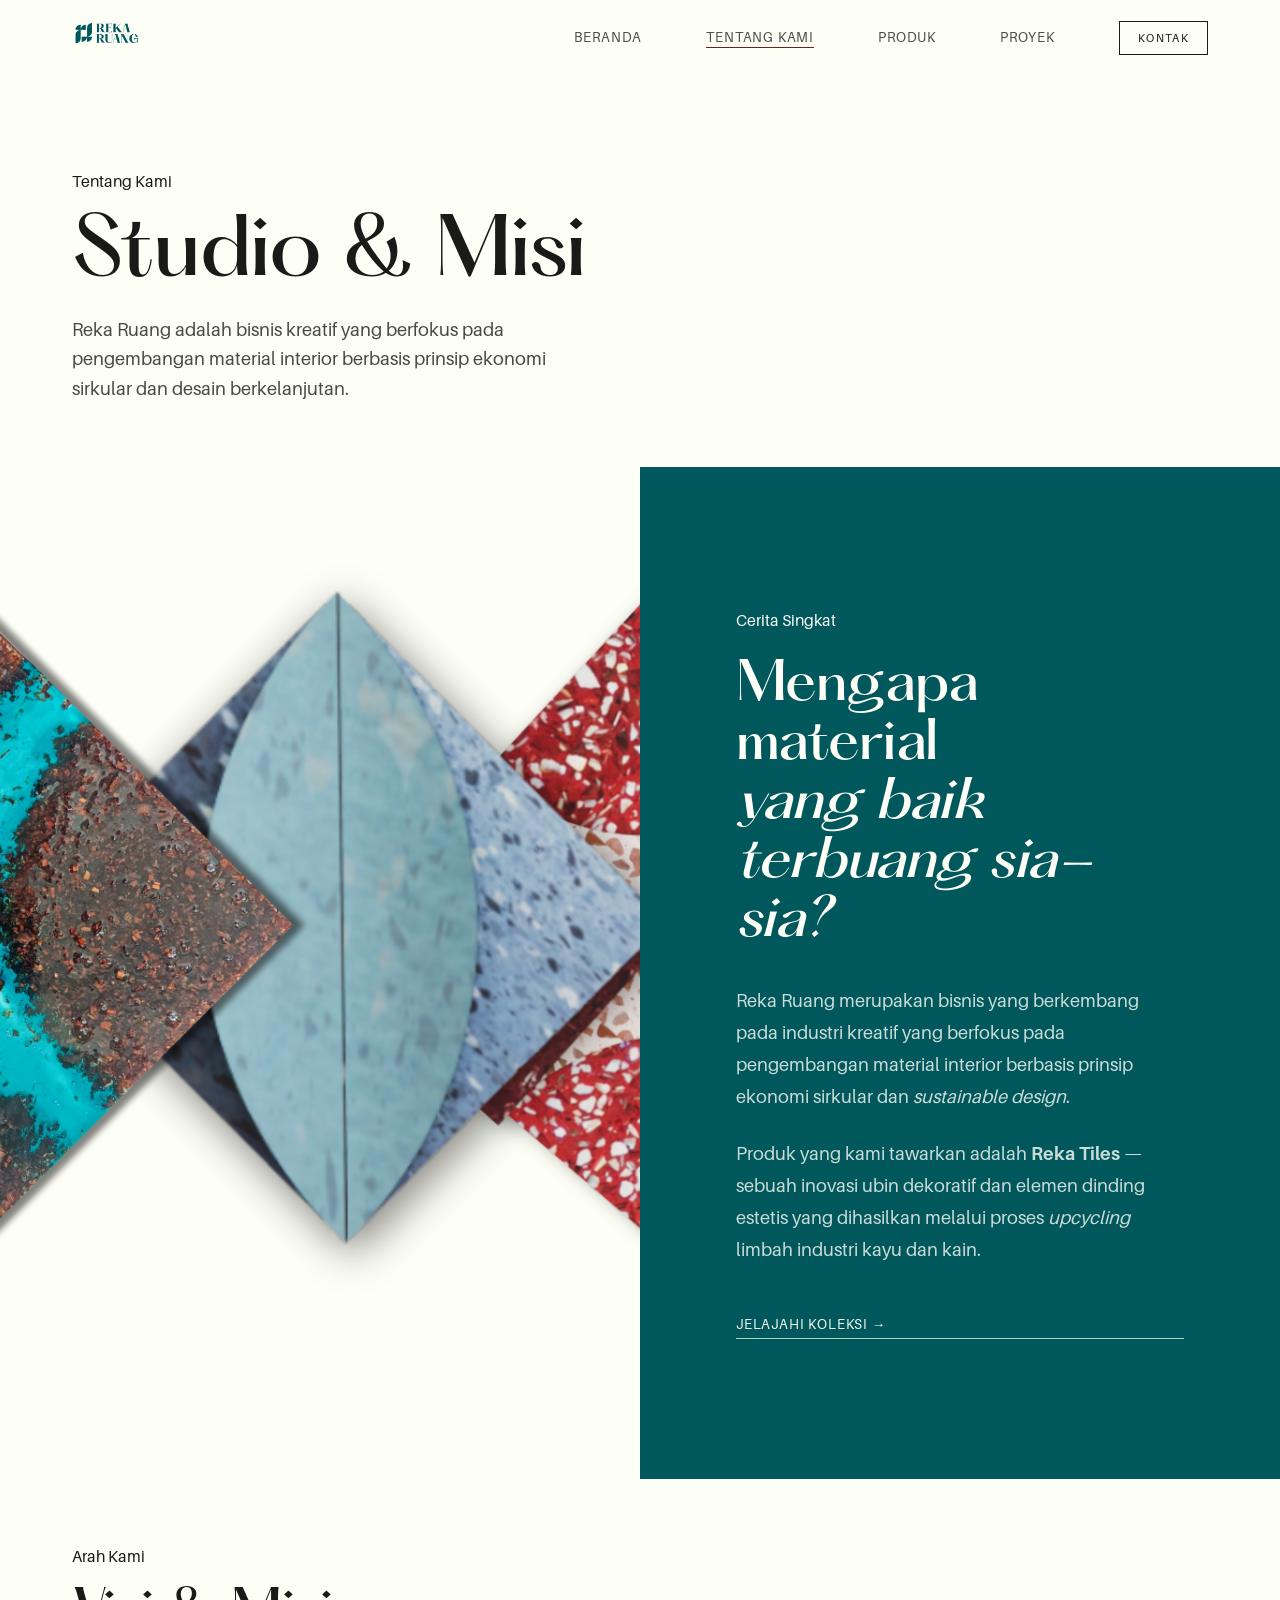
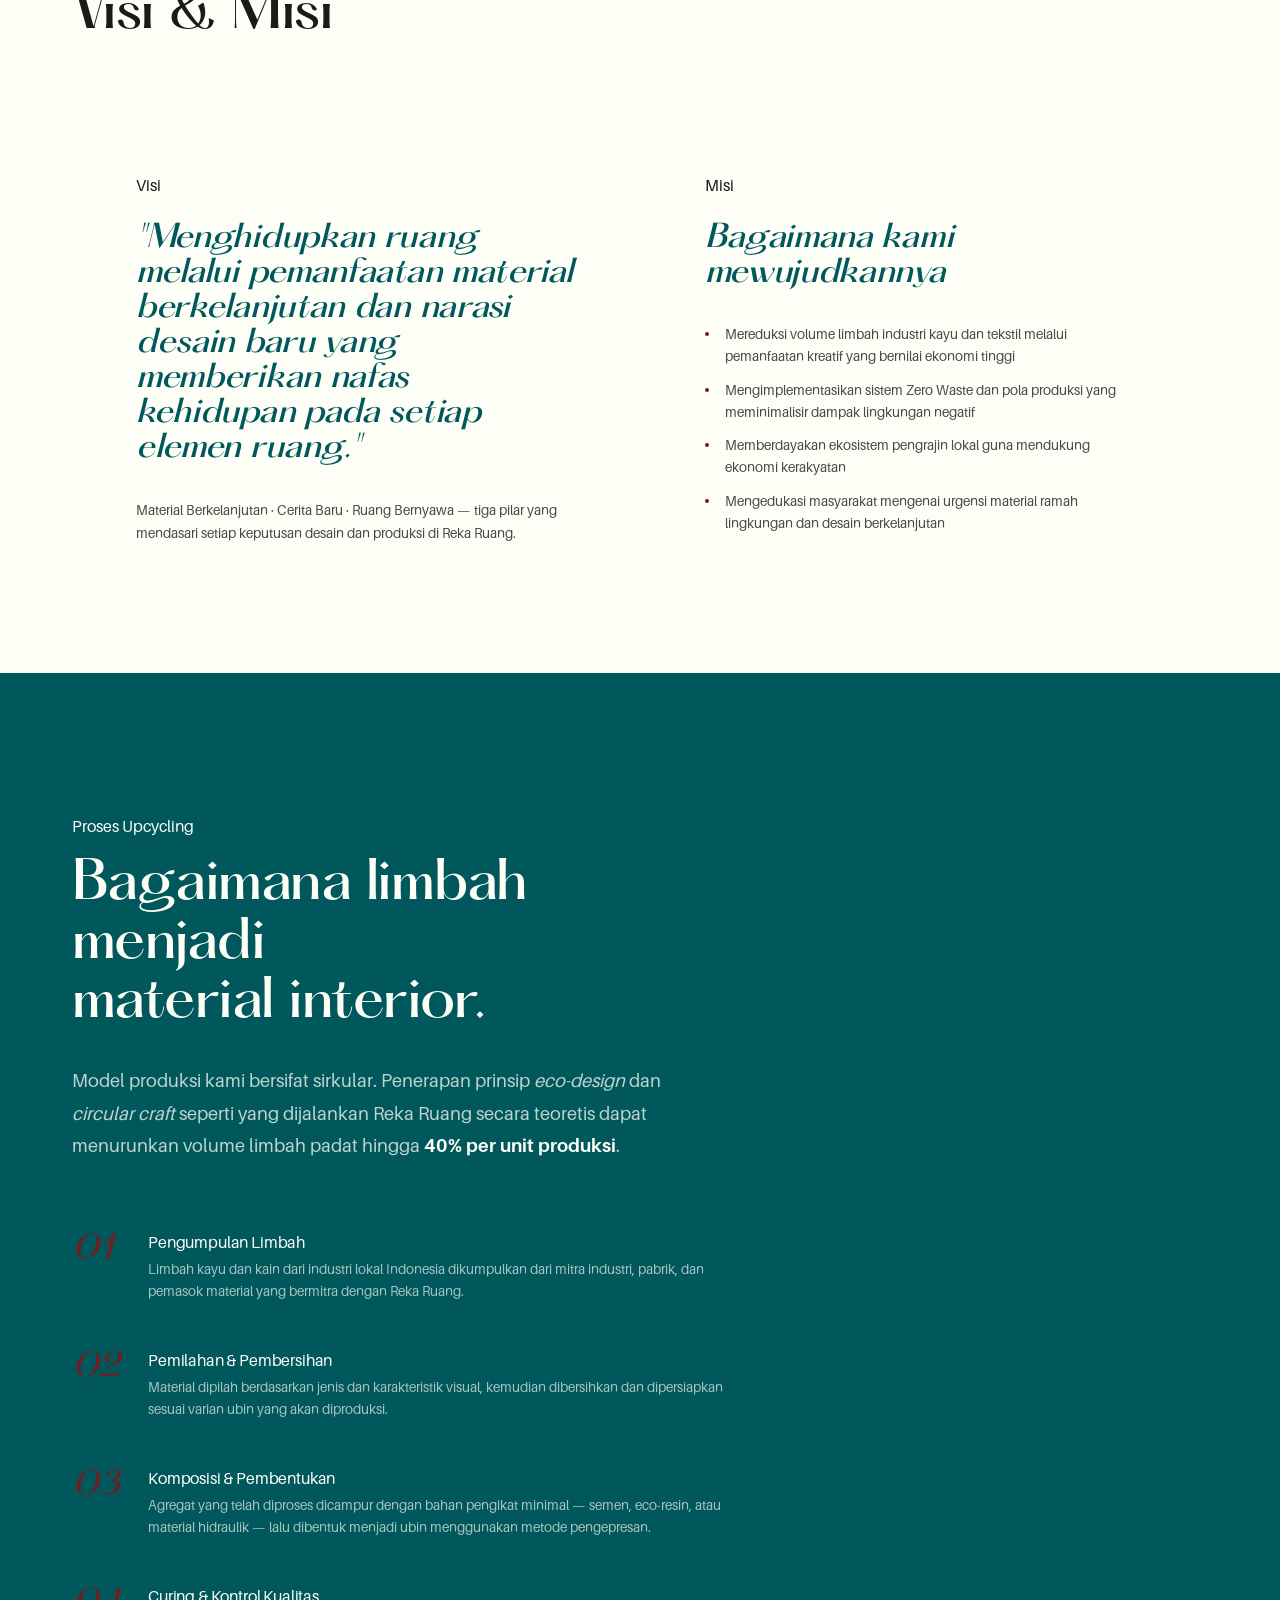
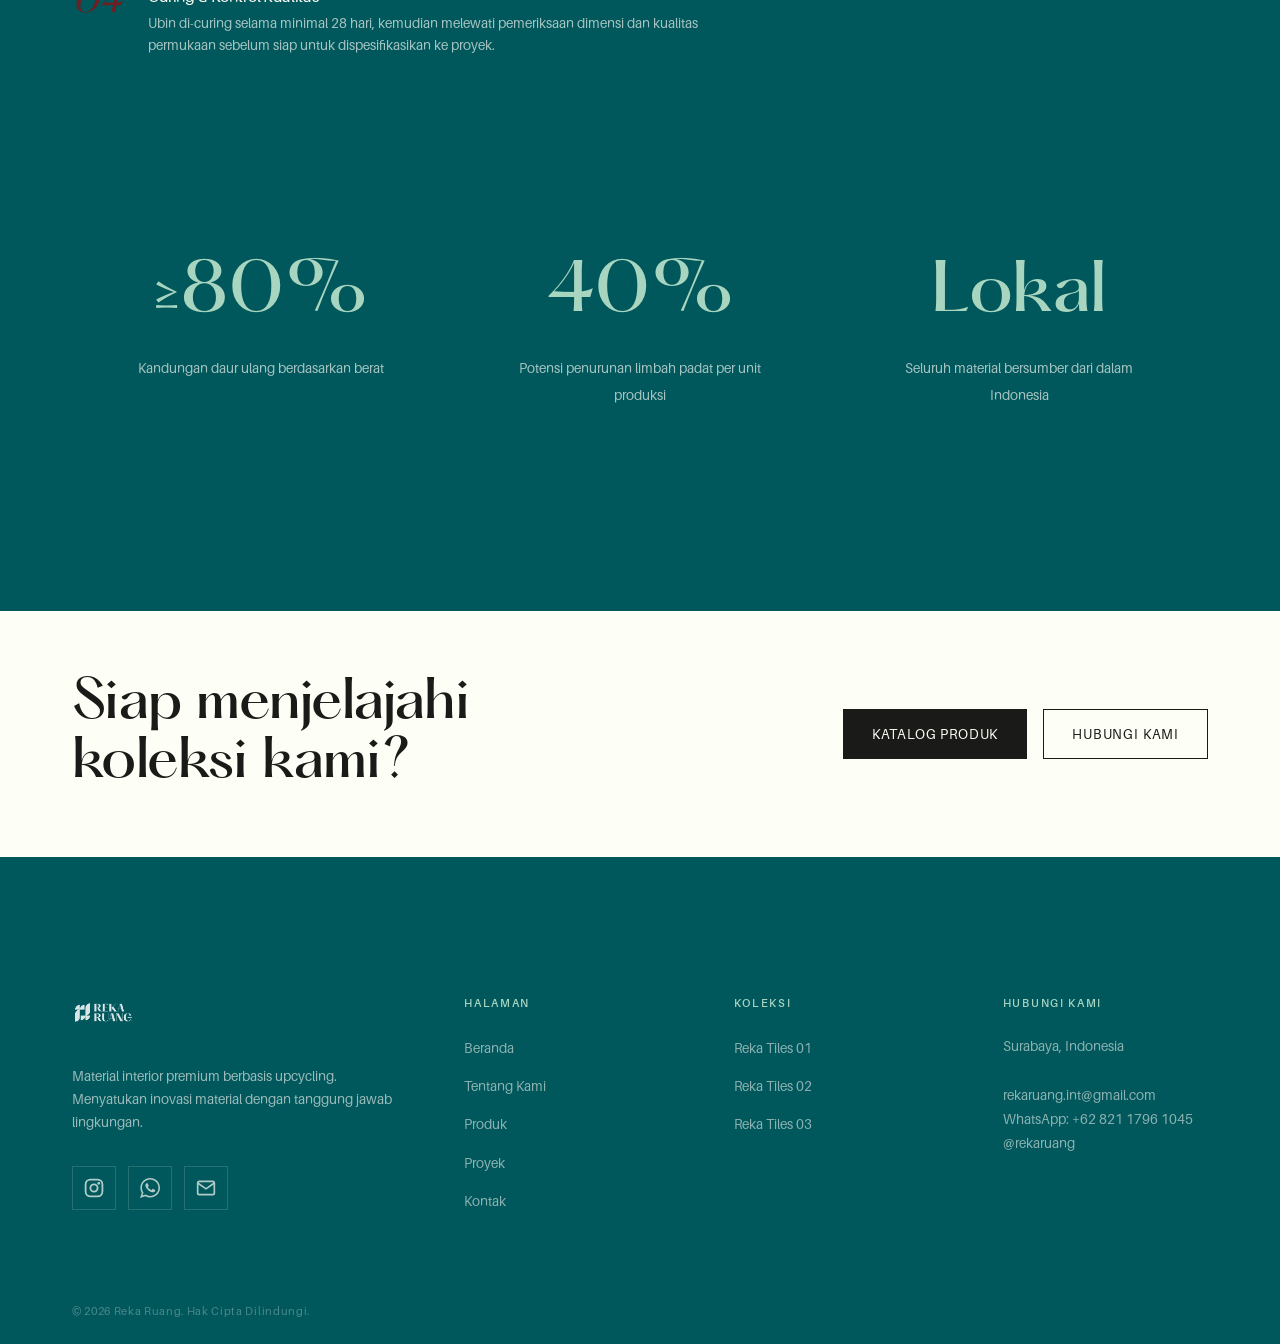
<file: about.html>
<!DOCTYPE html>
<html lang="en">

<head>
  <meta charset="UTF-8">
  <meta name="viewport" content="width=device-width, initial-scale=1.0">
  <meta name="description"
    content="About Reka Ruang — our studio, vision, and commitment to upcycled interior materials in Indonesia.">
  <title>About — Reka Ruang</title>
  <link rel="stylesheet" href="css/style.css">
</head>

<body>

  <!-- ══ NAVBAR (Dynamic) ══ -->
  <div id="navbar-placeholder" data-nav-class="solid"></div>

  <!-- ══ PAGE HEADER ══ -->
  <header class="page-header" aria-label="Tentang Reka Ruang">
    <div class="container">
      <div class="page-header-inner">
        <div>
          <span class="label">Tentang Kami</span>
          <h1>Studio &amp; Misi</h1>
          <p>Reka Ruang adalah bisnis kreatif yang berfokus pada pengembangan material interior berbasis prinsip
            ekonomi sirkular dan desain berkelanjutan.</p>
        </div>
      </div>
    </div>
  </header>

  <main>


    <!-- ══ STORY SPLIT ══ -->
    <div class="about-split" aria-labelledby="story-heading">
      <div class="about-split-img">
        <img src="assets/images/ASSET V4.png" alt="Koleksi Reka Tiles — tiga varian ubin yang disusun" loading="eager">
      </div>
      <div class="about-split-text reveal">
        <span class="label-light">Cerita Singkat</span>
        <h2 id="story-heading">Mengapa material<br><em>yang baik terbuang sia-sia?</em></h2>
        <p>
          Reka Ruang merupakan bisnis yang berkembang pada industri kreatif yang berfokus pada pengembangan material
          interior berbasis prinsip ekonomi sirkular dan <em>sustainable design</em>.
        </p>
        <p>
          Produk yang kami tawarkan adalah <strong>Reka Tiles</strong> — sebuah inovasi ubin dekoratif dan elemen
          dinding estetis yang dihasilkan melalui proses <em>upcycling</em> limbah industri kayu dan kain.
        </p>
        <a href="catalog.html" class="link-arrow link-arrow-light">Jelajahi koleksi &rarr;</a>
      </div>
    </div>

    <!-- ══ VISION / MISSION ══ -->
    <section class="section-md" aria-labelledby="vm-heading">
      <div class="container">
        <div style="margin-bottom:var(--s8);" class="reveal">
          <span class="label" style="display:block;margin-bottom:var(--s4);">Arah Kami</span>
          <h2 id="vm-heading">Visi &amp; Misi</h2>
        </div>

        <div class="vision-mission-grid">
          <div class="vm-card reveal">
            <span class="label-accent">Visi</span>
            <h3>
              "Menghidupkan ruang melalui pemanfaatan material berkelanjutan dan narasi desain baru yang memberikan
              nafas kehidupan pada setiap elemen ruang."
            </h3>
            <p style="font-size:var(--text-sm);color:var(--text-secondary);line-height:1.7;">
              Material Berkelanjutan · Cerita Baru · Ruang Bernyawa — tiga pilar yang mendasari setiap keputusan desain
              dan produksi di Reka Ruang.
            </p>
          </div>

          <div class="vm-card reveal reveal-d1">
            <span class="label-accent">Misi</span>
            <h3>Bagaimana kami mewujudkannya</h3>
            <ul>
              <li>Mereduksi volume limbah industri kayu dan tekstil melalui pemanfaatan kreatif yang bernilai ekonomi
                tinggi</li>
              <li>Mengimplementasikan sistem Zero Waste dan pola produksi yang meminimalisir dampak lingkungan
                negatif</li>
              <li>Memberdayakan ekosistem pengrajin lokal guna mendukung ekonomi kerakyatan</li>
              <li>Mengedukasi masyarakat mengenai urgensi material ramah lingkungan dan desain berkelanjutan</li>
            </ul>
          </div>
        </div>
      </div>
    </section>

    <!-- ══ DARK BAND: PROCESS ══ -->
    <section class="section dark-band" aria-labelledby="process-heading">
      <div class="container">
        <div style="max-width:640px;" class="reveal">
          <span class="label-light" style="display:block;margin-bottom:var(--s4);">Proses Upcycling</span>
          <h2 id="process-heading" style="color:var(--color-canvas);margin-bottom:var(--s6);">
            Bagaimana limbah menjadi<br>material interior.
          </h2>
          <p style="color:rgba(253,254,246,0.75);font-size:var(--text-lg);line-height:1.75;margin-bottom:var(--s4);">
            Model produksi kami bersifat sirkular. Penerapan prinsip <em>eco-design</em> dan <em>circular craft</em>
            seperti yang dijalankan Reka Ruang secara teoretis dapat menurunkan volume limbah padat hingga <strong
              style="color:var(--color-canvas);">40% per unit produksi</strong>.
          </p>
        </div>

        <div class="process-list" style="max-width:680px;">
          <div class="process-item reveal">
            <span class="process-num">01</span>
            <div class="process-text">
              <h4 style="color:var(--color-canvas);">Pengumpulan Limbah</h4>
              <p style="color:rgba(253,254,246,0.65);">Limbah kayu dan kain dari industri lokal Indonesia dikumpulkan
                dari mitra industri, pabrik, dan pemasok material yang bermitra dengan Reka Ruang.</p>
            </div>
          </div>
          <div class="process-item reveal reveal-d1" style="border-color:var(--border-dark);">
            <span class="process-num">02</span>
            <div class="process-text">
              <h4 style="color:var(--color-canvas);">Pemilahan &amp; Pembersihan</h4>
              <p style="color:rgba(253,254,246,0.65);">Material dipilah berdasarkan jenis dan karakteristik visual,
                kemudian dibersihkan dan dipersiapkan sesuai varian ubin yang akan diproduksi.</p>
            </div>
          </div>
          <div class="process-item reveal reveal-d2" style="border-color:var(--border-dark);">
            <span class="process-num">03</span>
            <div class="process-text">
              <h4 style="color:var(--color-canvas);">Komposisi &amp; Pembentukan</h4>
              <p style="color:rgba(253,254,246,0.65);">Agregat yang telah diproses dicampur dengan bahan pengikat
                minimal — semen, eco-resin, atau material hidraulik — lalu dibentuk menjadi ubin menggunakan metode
                pengepresan.</p>
            </div>
          </div>
          <div class="process-item reveal reveal-d3" style="border-color:var(--border-dark);">
            <span class="process-num">04</span>
            <div class="process-text">
              <h4 style="color:var(--color-canvas);">Curing &amp; Kontrol Kualitas</h4>
              <p style="color:rgba(253,254,246,0.65);">Ubin di-curing selama minimal 28 hari, kemudian melewati
                pemeriksaan dimensi dan kualitas permukaan sebelum siap untuk dispesifikasikan ke proyek.</p>
            </div>
          </div>
        </div>

        <!-- Impact numbers -->
        <div class="impact-row" style="margin-top:var(--s9);border:1px solid var(--border-dark);">
          <div class="impact-item">
            <span class="impact-num">&ge;80%</span>
            <span class="impact-label">Kandungan daur ulang berdasarkan berat</span>
          </div>
          <div class="impact-item">
            <span class="impact-num">40%</span>
            <span class="impact-label">Potensi penurunan limbah padat per unit produksi</span>
          </div>
          <div class="impact-item">
            <span class="impact-num">Lokal</span>
            <span class="impact-label">Seluruh material bersumber dari dalam Indonesia</span>
          </div>
        </div>
      </div>
    </section>

    <!-- ══ CTA ══ -->
    <section class="section-sm" style="padding:var(--s8) 0;border-top:1px solid var(--border);"
      aria-label="Ajakan menjelajahi koleksi">
      <div class="container">
        <div style="display:flex;justify-content:space-between;align-items:center;flex-wrap:wrap;gap:var(--s5);"
          class="reveal">
          <h2>Siap menjelajahi<br>koleksi kami?</h2>
          <div style="display:flex;gap:var(--s4);flex-wrap:wrap;">
            <a href="catalog.html" class="btn btn-dark">Katalog Produk</a>
            <a href="contact.html" class="btn btn-outline">Hubungi Kami</a>
          </div>
        </div>
      </div>
    </section>

  </main>

  <!-- ══ FOOTER (Dynamic) ══ -->
  <div id="footer-placeholder"></div>

  <script src="js/main.js"></script>
</body>

</html>
</file>
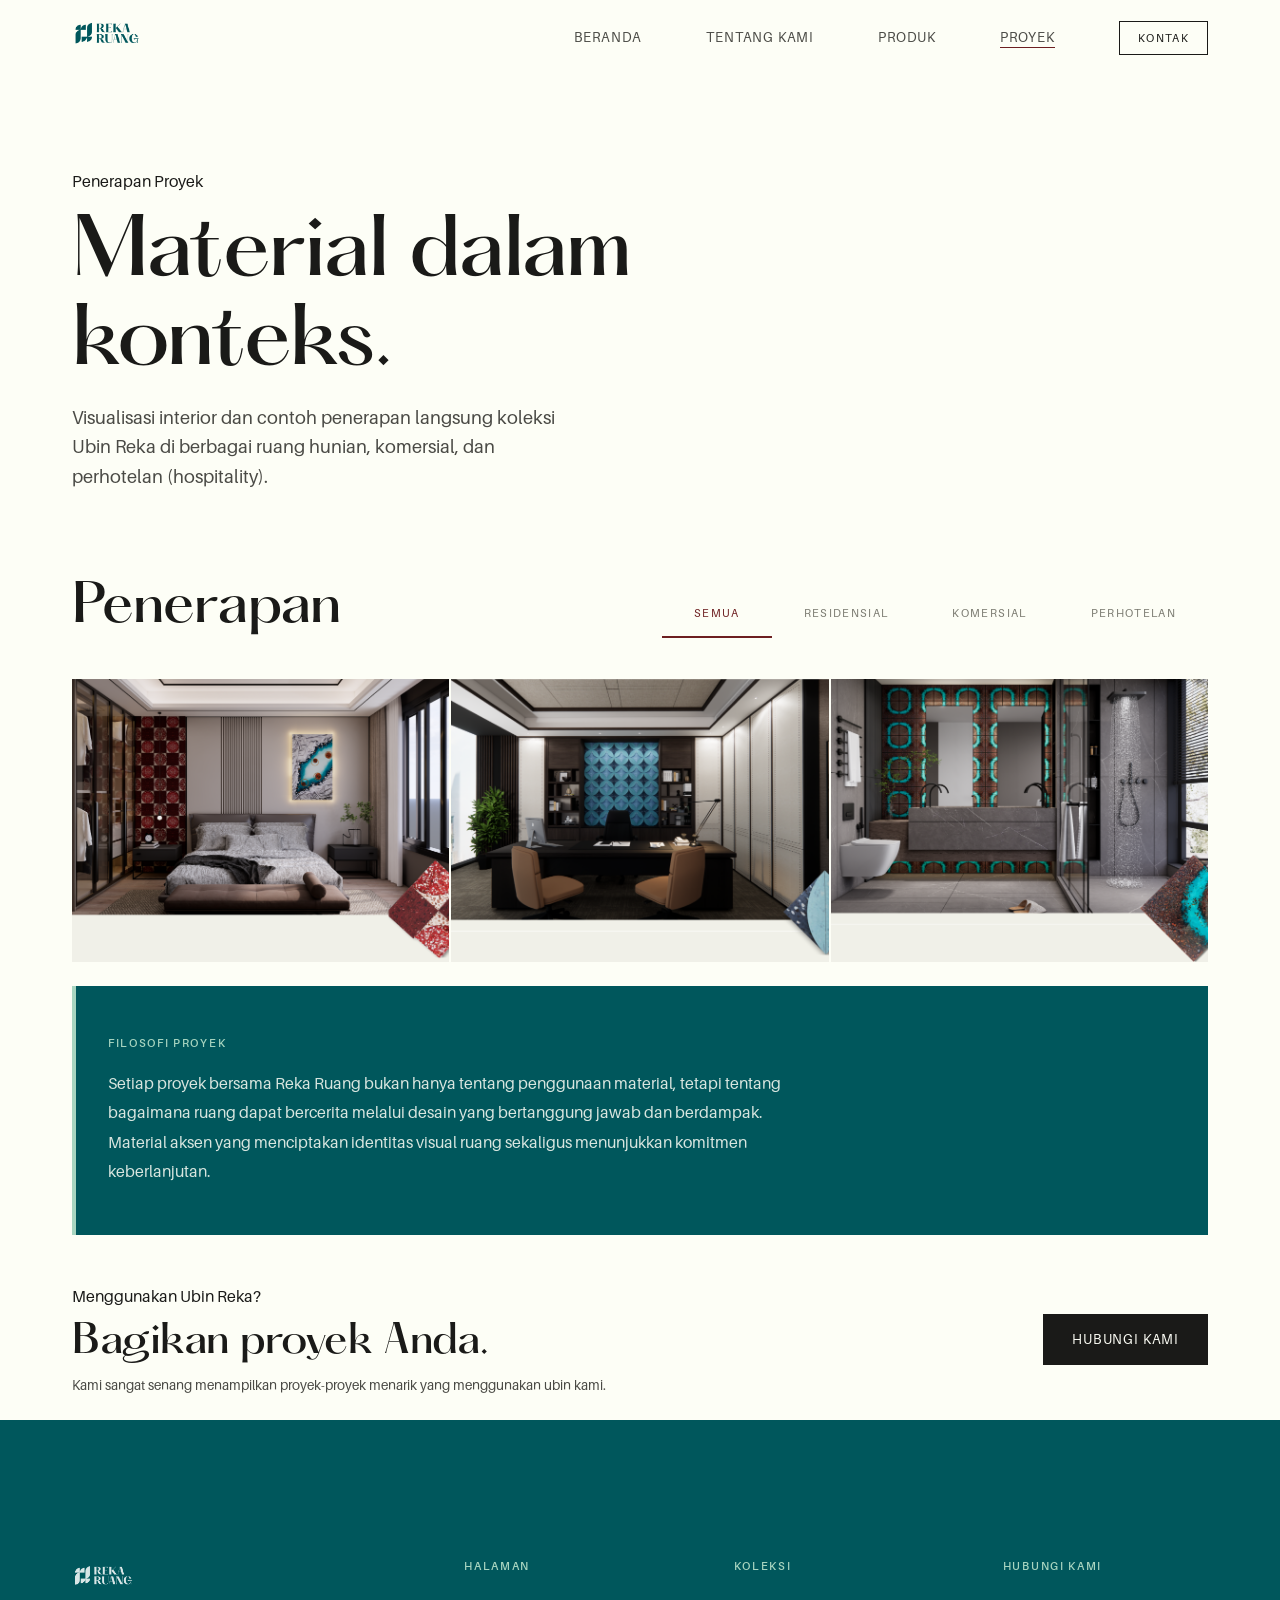
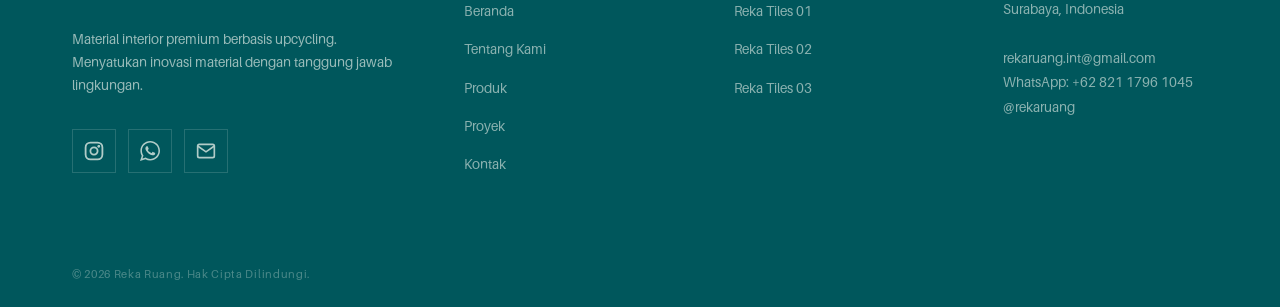
<file: gallery.html>
<!DOCTYPE html>
<html lang="en">

<head>
    <meta charset="UTF-8">
    <meta name="viewport" content="width=device-width, initial-scale=1.0">
    <meta name="description"
        content="Reka Ruang project gallery — see upcycled tiles applied in residential, commercial, and hospitality interiors.">
    <title>Projects — Reka Ruang</title>
    <link rel="stylesheet" href="css/style.css">
</head>

<body>

    <!-- ══ NAVBAR (Dynamic) ══ -->
    <div id="navbar-placeholder" data-nav-class="solid"></div>

    <!-- ══ PAGE HEADER ══ -->
    <header class="page-header" aria-label="Galeri proyek Reka Ruang">
        <div class="container">
            <div class="page-header-inner">
                <div>
                    <span class="label">Penerapan Proyek</span>
                    <h1>Material dalam konteks.</h1>
                    <p>Visualisasi interior dan contoh penerapan langsung koleksi Ubin Reka di berbagai ruang hunian,
                        komersial, dan perhotelan (hospitality).</p>
                </div>
            </div>
        </div>
    </header>

    <main>

        <!-- ══ GALLERY ══ -->
        <section class="section-md" aria-labelledby="gallery-heading"
            style="padding-top: var(--s5); padding-bottom: var(--s5);">
            <div class="container">
                <div
                    style="display:flex;justify-content:space-between;align-items:flex-end;margin-bottom:var(--s5);flex-wrap:wrap;gap:var(--s4);">
                    <h2 id="gallery-heading" class="reveal">Penerapan</h2>
                    <!-- Filter buttons -->
                    <div class="gallery-filters" id="gallery-filters" role="group"
                        aria-label="Filter berdasarkan tipe proyek" style="border:none;margin-bottom:0;">
                        <button class="gallery-filter-btn active" data-cat="all" aria-pressed="true">Semua</button>
                        <button class="gallery-filter-btn" data-cat="residential"
                            aria-pressed="false">Residensial</button>
                        <button class="gallery-filter-btn" data-cat="commercial" aria-pressed="false">Komersial</button>
                        <button class="gallery-filter-btn" data-cat="hospitality"
                            aria-pressed="false">Perhotelan</button>
                    </div>
                </div>
                <span class="divider-full" style="margin-bottom: var(--s4);"></span>

                <div class="gallery-grid-page" id="gallery-grid">

                    <article class="gallery-page-item reveal" data-cat="residential" style="position:relative;">
                        <img src="assets/visual-produk/ASSET-V1.png"
                            alt="Interior residensial dengan dinding aksen Ubin Reka" loading="eager"
                            class="gallery-clickable" data-modal="modal-v1">
                        <div class="gallery-caption-overlay">
                            <div>
                                <h4>Interior Residensial</h4>
                                <p class="label-light">Penerapan dinding aksen · Crimson Earth</p>
                            </div>
                        </div>
                    </article>

                    <article class="gallery-page-item reveal reveal-d1" data-cat="commercial"
                        style="position:relative;">
                        <img src="assets/visual-produk/ASSET-V2.png"
                            alt="Ruang komersial kantor dengan dinding aksen Ubin Reka" loading="lazy"
                            class="gallery-clickable" data-modal="modal-v2">
                        <div class="gallery-caption-overlay">
                            <div>
                                <h4>Ruang Komersial</h4>
                                <p class="label-light">Interior ritel & kantor · Teal Mineral</p>
                            </div>
                        </div>
                    </article>

                    <article class="gallery-page-item reveal reveal-d2" data-cat="hospitality"
                        style="position:relative;">
                        <img src="assets/visual-produk/ASSET-V3.png" alt="Interior perhotelan dan kafe dengan Ubin Reka"
                            loading="lazy" class="gallery-clickable" data-modal="modal-v3">
                        <div class="gallery-caption-overlay">
                            <div>
                                <h4>Perhotelan & Kafe</h4>
                                <p class="label-light">Permukaan aksen · Pelapis dinding</p>
                            </div>
                        </div>
                    </article>

                </div>

                <!-- Project philosophy -->
                <div style="margin-top: var(--s5); padding: var(--s7) var(--s6); background: var(--color-teal); border-left: 4px solid var(--color-mint);"
                    class="reveal">
                    <span style="display:block; font-size:var(--text-xs); font-weight:600; letter-spacing:0.15em; text-transform:uppercase; color:var(--color-mint); margin-bottom:var(--s4);">Filosofi Proyek</span>
                    <p style="font-size:var(--text-base); color:rgba(253,254,246,0.85); line-height:1.85; max-width:680px;">
                        Setiap proyek bersama Reka Ruang bukan hanya tentang penggunaan material, tetapi tentang
                        bagaimana ruang dapat bercerita melalui desain yang bertanggung jawab dan berdampak. Material
                        aksen yang menciptakan identitas visual ruang sekaligus menunjukkan komitmen keberlanjutan.
                    </p>
                </div>
            </div>
        </section>

        <!-- ══ CTA ══ -->
        <section style="padding: var(--s5) 0; border-top: 1px solid var(--border);" aria-label="Pengiriman proyek">
            <div class="container">
                <div style="display:flex;justify-content:space-between;align-items:center;flex-wrap:wrap;gap:var(--s5);"
                    class="reveal">
                    <div>
                        <span class="label" style="display:block;margin-bottom:var(--s3);">Menggunakan Ubin Reka?</span>
                        <h3>Bagikan proyek Anda.</h3>
                        <p style="color:var(--text-secondary);font-size:var(--text-sm);margin-top:var(--s2);">Kami
                            sangat senang menampilkan proyek-proyek menarik yang menggunakan ubin kami.</p>
                    </div>
                    <a href="contact.html" class="btn btn-dark">Hubungi Kami</a>
                </div>
            </div>
        </section>

        <!-- ══ IMAGE MODALS ══ -->
        <div class="gallery-modal-overlay" id="modal-v1">
            <div class="gallery-modal-container">
                <button class="gallery-modal-close" aria-label="Tutup modal">&times;</button>
                <img src="assets/visual-produk/ASSET-V1.png" alt="Tampilan penuh interior residensial">
            </div>
        </div>

        <div class="gallery-modal-overlay" id="modal-v2">
            <div class="gallery-modal-container">
                <button class="gallery-modal-close" aria-label="Tutup modal">&times;</button>
                <img src="assets/visual-produk/ASSET-V2.png" alt="Tampilan penuh ruang komersial">
            </div>
        </div>

        <div class="gallery-modal-overlay" id="modal-v3">
            <div class="gallery-modal-container">
                <button class="gallery-modal-close" aria-label="Tutup modal">&times;</button>
                <img src="assets/visual-produk/ASSET-V3.png" alt="Tampilan penuh ruang perhotelan">
            </div>
        </div>

    </main>

    <!-- ══ FOOTER (Dynamic) ══ -->
    <div id="footer-placeholder"></div>

    <script src="js/main.js"></script>
    <script>
        /* ── Gallery Modal & Filter ── */
        document.addEventListener("DOMContentLoaded", () => {
            console.log("Gallery script loaded");

            // Force gallery items to be visible
            document.querySelectorAll(".gallery-page-item").forEach(item => {
                item.classList.add("visible");
            });

            // ── Gallery Filter (hanya untuk tombol filter) ──
            const filterBtns = document.querySelectorAll(".gallery-filter-btn");
            const galleryItems = document.querySelectorAll(".gallery-page-item");

            filterBtns.forEach(btn => {
                btn.addEventListener("click", () => {
                    filterBtns.forEach(b => { b.classList.remove("active"); b.setAttribute("aria-pressed", "false"); });
                    btn.classList.add("active"); btn.setAttribute("aria-pressed", "true");
                    const cat = btn.dataset.cat;
                    galleryItems.forEach(item => {
                        const show = cat === "all" || item.dataset.cat === cat;
                        item.style.display = show ? "" : "none";
                    });
                });
            });

            // ── Gallery Modal ──
            const modals = document.querySelectorAll(".gallery-modal-overlay");
            const closeButtons = document.querySelectorAll(".gallery-modal-close");

            console.log("[Gallery Debug] Found", galleryItems.length, "gallery items in DOM");
            console.log("[Gallery Debug] Found", modals.length, "modal overlays in DOM");
            console.log("[Gallery Debug] Found", closeButtons.length, "close buttons in DOM");

            // Add click event to gallery items (entire card)
            galleryItems.forEach((item, index) => {
                item.style.cursor = "pointer";
                item.addEventListener("click", (e) => {
                    e.stopPropagation();
                    console.log(`[Gallery Debug] Card #${index + 1} clicked!`, {
                        element: item,
                        clickTarget: e.target,
                        currentTarget: e.currentTarget
                    });

                    const img = item.querySelector(".gallery-clickable");
                    if (!img) {
                        console.error("[Gallery Debug] ERROR: No image with class '.gallery-clickable' found inside this card.");
                        return;
                    }
                    console.log("[Gallery Debug] Found clickable image inside card:", img);

                    const modalId = img.getAttribute("data-modal");
                    if (!modalId) {
                        console.error("[Gallery Debug] ERROR: Image does not have 'data-modal' attribute.");
                        return;
                    }
                    console.log("[Gallery Debug] Retrieved modalId:", modalId);

                    const modal = document.getElementById(modalId);
                    if (!modal) {
                        console.error(`[Gallery Debug] ERROR: No modal element found in DOM with id='${modalId}'`);
                        return;
                    }
                    console.log("[Gallery Debug] Found modal element:", modal);

                    // Add active class
                    console.log("[Gallery Debug] Adding 'active' class to modal...");
                    modal.classList.add("active");
                    document.body.style.overflow = "hidden";

                    // Check computed styles to see if CSS is actually displaying it
                    const computedStyle = window.getComputedStyle(modal);
                    console.log("[Gallery Debug] Modal overlay computed styles post-click:", {
                        opacity: computedStyle.opacity,
                        visibility: computedStyle.visibility,
                        display: computedStyle.display,
                        zIndex: computedStyle.zIndex,
                        pointerEvents: computedStyle.pointerEvents
                    });

                    if (computedStyle.opacity !== "1" || computedStyle.visibility !== "visible") {
                        console.warn("[Gallery Debug] WARNING: Modal active class was added, but the computed style opacity is not 1 or visibility is not visible. Please verify if CSS rule for '.gallery-modal-overlay.active' is defined in style.css and matches exactly.");
                    } else {
                        console.log("[Gallery Debug] SUCCESS: Modal overlay is active and should be visible.");
                    }
                });
            });

            // Close button handler
            closeButtons.forEach((btn, index) => {
                btn.addEventListener("click", (e) => {
                    e.stopPropagation();
                    console.log(`[Gallery Debug] Close button #${index + 1} clicked!`);
                    const modal = e.target.closest(".gallery-modal-overlay");
                    if (modal) {
                        modal.classList.remove("active");
                        document.body.style.overflow = "auto";
                        console.log("[Gallery Debug] Modal active class removed successfully.");
                    } else {
                        console.error("[Gallery Debug] ERROR: Could not find parent '.gallery-modal-overlay' for this close button.");
                    }
                });
            });

            // Click outside to close
            modals.forEach((modal, index) => {
                modal.addEventListener("click", (e) => {
                    console.log(`[Gallery Debug] Click inside modal overlay #${index + 1}. Target:`, e.target);
                    if (e.target === modal) {
                        modal.classList.remove("active");
                        document.body.style.overflow = "auto";
                        console.log("[Gallery Debug] Clicked outside modal image. Modal closed.");
                    }
                });
            });

            // ESC key to close
            document.addEventListener("keydown", (e) => {
                if (e.key === "Escape") {
                    modals.forEach(modal => {
                        modal.classList.remove("active");
                        document.body.style.overflow = "auto";
                    });
                }
            });

            // Trigger scroll animations on page load
            window.triggerFadeIns?.();
        });
    </script>
</body>

</html>
</file>
<file: css/style.css>
/* ============================================================
   REKA RUANG — Design System v2
   Minimalist editorial aesthetic.
   Palette: #fdfef6 / #00575c / #6d1f21 / #a8d5c0
   Fonts: Hatton (headings) via @font-face, Aileron (body) via @font-face
   ============================================================ */

/* ── Custom font faces ───────────────────────────────────── */
@font-face {
  font-family: 'Hatton';
  src: url('../assets/fonts/hatton/PP Hatton Ultralight 200.otf') format('opentype');
  font-weight: 200;
  font-style: normal;
  font-display: swap;
}

@font-face {
  font-family: 'Hatton';
  src: url('../assets/fonts/hatton/PP Hatton Medium 500.otf') format('opentype');
  font-weight: 500;
  font-style: normal;
  font-display: swap;
}

@font-face {
  font-family: 'Hatton';
  src: url('../assets/fonts/hatton/PP Hatton Bold 700.otf') format('opentype');
  font-weight: 700;
  font-style: normal;
  font-display: swap;
}

@font-face {
  font-family: 'Aileron';
  src: url('../assets/fonts/aileron/Aileron-Regular.otf') format('opentype');
  font-weight: 400;
  font-style: normal;
  font-display: swap;
}

@font-face {
  font-family: 'Aileron';
  src: url('../assets/fonts/aileron/Aileron-SemiBold.otf') format('opentype');
  font-weight: 600;
  font-style: normal;
  font-display: swap;
}

@font-face {
  font-family: 'Aileron';
  src: url('../assets/fonts/aileron/Aileron-Bold.otf') format('opentype');
  font-weight: 700;
  font-style: normal;
  font-display: swap;
}

/* ── Design Tokens ── */
:root {
  /* Palette */
  --color-canvas: #fdfef6;
  --color-teal: #00575c;
  --color-crimson: #6d1f21;
  --color-mint: #a8d5c0;
  --color-white: #ffffff;

  /* Semantic aliases */
  --bg: var(--color-canvas);
  --bg-dark: var(--color-teal);
  --accent: var(--color-crimson);
  --muted: var(--color-mint);
  --text: #1a1a18;
  --text-secondary: #4a4a45;
  --text-muted: #7a7a70;

  /* Typography */
  --font-heading: 'Hatton', serif;
  --font-body: 'Aileron', sans-serif;

  /* Size Scale */
  --text-xs: 0.7rem;
  --text-sm: 0.85rem;
  --text-base: 1rem;
  --text-lg: 1.15rem;
  --text-xl: 1.4rem;
  --text-2xl: 1.9rem;
  --text-3xl: 2.8rem;
  --text-4xl: 4rem;
  --text-5xl: 6rem;

  /* Spacing */
  --s1: 4px;
  --s2: 8px;
  --s3: 12px;
  --s4: 16px;
  --s5: 24px;
  --s6: 32px;
  --s7: 48px;
  --s8: 64px;
  --s9: 96px;
  --s10: 140px;

  /* Layout */
  --max-w: 1200px;
  --max-w-sm: 780px;
  --nav-h: 72px;
  --radius: 2px;

  /* Motion */
  --ease: cubic-bezier(0.25, 0.1, 0.25, 1);
  --ease-out: cubic-bezier(0, 0, 0.2, 1);
  --dur-fast: 0.18s;
  --dur: 0.32s;
  --dur-slow: 0.55s;
}

/* ── Reset ── */
*,
*::before,
*::after {
  box-sizing: border-box;
  margin: 0;
  padding: 0;
}

html {
  scroll-behavior: smooth;
  -webkit-text-size-adjust: 100%;
}

body {
  font-family: var(--font-body);
  font-size: var(--text-base);
  line-height: 1.65;
  color: var(--text);
  background: var(--bg);
  overflow-x: hidden;
}

img,
video {
  max-width: 100%;
  height: auto;
  display: block;
}

a {
  color: inherit;
  text-decoration: none;
}

button {
  font-family: var(--font-body);
  cursor: pointer;
  border: none;
  background: none;
}

ul,
ol {
  list-style: none;
}

address {
  font-style: normal;
}

/* ── Typography ── */
h1,
h2,
h3,
h4,
h5,
h6 {
  font-family: var(--font-heading);
  line-height: 1.15;
  color: var(--text);
  font-weight: 500;
  /* Hatton Medium */
  letter-spacing: -0.01em;
}

h1 {
  font-size: clamp(2.6rem, 6vw, var(--text-5xl));
  font-weight: 500;
  /* Increased from 200 to 500 for better presence */
}

h2 {
  font-size: clamp(2rem, 4vw, var(--text-4xl));
}

h3 {
  font-size: clamp(1.4rem, 3vw, var(--text-3xl));
}

h4 {
  font-size: var(--text-xl);
}

h5 {
  font-size: var(--text-lg);
  font-family: var(--font-body);
  font-weight: 600;
  /* Aileron SemiBold */
  letter-spacing: 0.06em;
  text-transform: uppercase;
}

/* ── Layout ── */
.container {
  max-width: var(--max-w);
  margin: 0 auto;
  padding: 0 var(--s6);
}

.container-sm {
  max-width: var(--max-w-sm);
  margin: 0 auto;
  padding: 0 var(--s6);
}

.section {
  padding: var(--s10) 0;
}

.section-md {
  padding: var(--s8) 0;
}

.section-sm {
  padding: var(--s7) 0;
}

/* ── Divider ── */
.divider {
  width: 32px;
  height: 1px;
  background: var(--accent);
  display: block;
}

.divider-full {
  width: 100%;
  height: 1px;
  background: var(--border);
  display: block;
}

.divider-full-dark {
  width: 100%;
  height: 1px;
  background: var(--border-dark);
  display: block;
}

/* ── Buttons ── */
.btn {
  display: inline-flex;
  align-items: center;
  gap: var(--s3);
  padding: 13px 28px;
  font-family: var(--font-body);
  font-size: var(--text-sm);
  font-weight: 500;
  letter-spacing: 0.06em;
  text-transform: uppercase;
  border-radius: 0;
  transition: all var(--dur) var(--ease);
  cursor: pointer;
  text-decoration: none;
  white-space: nowrap;
}

.btn-dark {
  background: var(--text);
  color: var(--color-canvas);
  border: 1px solid var(--text);
}

.btn-dark:hover {
  background: var(--bg-dark);
  border-color: var(--bg-dark);
}

.btn-teal {
  background: var(--bg-dark);
  color: var(--color-canvas);
  border: 1px solid var(--bg-dark);
}

.btn-teal:hover {
  background: #004448;
  border-color: #004448;
}

.btn-outline {
  background: transparent;
  color: var(--text);
  border: 1px solid var(--text);
}

.btn-outline:hover {
  background: var(--text);
  color: var(--color-canvas);
}

.btn-outline-light {
  background: transparent;
  color: var(--color-canvas);
  border: 1px solid rgba(253, 254, 246, 0.55);
}

.btn-outline-light:hover {
  background: var(--color-canvas);
  color: var(--text);
}

.btn-sm {
  padding: 9px 20px;
  font-size: var(--text-xs);
}

.btn:focus-visible,
a:focus-visible {
  outline: 2px solid var(--accent);
  outline-offset: 3px;
}

/* ── Arrow link — fab-brick style ── */
.link-arrow {
  display: inline-flex;
  align-items: center;
  gap: var(--s2);
  font-size: var(--text-sm);
  font-weight: 500;
  letter-spacing: 0.06em;
  text-transform: uppercase;
  color: var(--text);
  text-decoration: none;
  border-bottom: 1px solid var(--accent);
  padding-bottom: 2px;
  transition: all var(--dur-fast) var(--ease);
}

.link-arrow:hover {
  color: var(--accent);
  gap: var(--s3);
}

.link-arrow-light {
  color: var(--color-canvas);
  border-bottom-color: var(--muted);
}

.link-arrow-light:hover {
  color: var(--muted);
}

/* ── Tag pill ── */
.tag {
  display: inline-block;
  font-size: var(--text-xs);
  font-weight: 500;
  letter-spacing: 0.12em;
  text-transform: uppercase;
  color: var(--accent);
  border: 1px solid var(--accent);
  padding: 4px 10px;
  border-radius: 0;
}

.tag-muted {
  color: var(--text-muted);
  border-color: var(--border);
}

/* ── NAVBAR ── */
.navbar {
  position: fixed;
  top: 0;
  left: 0;
  right: 0;
  height: var(--nav-h);
  z-index: 1000;
  transition: background var(--dur) var(--ease), border-color var(--dur) var(--ease);
}

/* Default: solid on home (per split hero redesign) */
.navbar.transparent {
  background: rgba(253, 254, 246, 0.5);
  /* Semi-transparent canvas color */
  backdrop-filter: blur(12px);
  -webkit-backdrop-filter: blur(12px);
  border-bottom: 1px solid rgba(0, 0, 0, 0.05);
}

.navbar.transparent .nav-link {
  color: var(--text-secondary);
}

.navbar.transparent .nav-contact {
  color: var(--text);
  border-color: var(--border);
}

.navbar.transparent .logo-img {
  filter: none;
}

.navbar.scrolled {
  background: rgba(253, 254, 246, 0.97);
  backdrop-filter: blur(12px);
  -webkit-backdrop-filter: blur(12px);
  border-bottom: 1px solid var(--border);
}

/* Solid navbar (non-hero pages) */
.navbar.solid {
  background: var(--color-canvas);
  border-bottom: 1px solid var(--border);
}

.navbar-inner {
  height: 100%;
  display: flex;
  align-items: center;
  justify-content: space-between;
}

/* Logo */
.navbar-logo {
  display: flex;
  align-items: center;
  flex-shrink: 0;
  text-decoration: none;
}

.logo-img {
  height: 40px;
  width: auto;
  transition: opacity var(--dur-fast);
}

.navbar.scrolled .logo-img,
.navbar.solid .logo-img,
.navbar.transparent .logo-img {
  filter: none;
  /* Stick to original color as requested */
}

.nav-links {
  display: flex;
  align-items: center;
  list-style: none;
  gap: var(--s8);
}

.nav-link {
  font-size: var(--text-sm);
  font-weight: 400;
  letter-spacing: 0.06em;
  text-transform: uppercase;
  color: rgba(253, 254, 246, 0.9);
  text-decoration: none;
  position: relative;
  transition: color var(--dur-fast);
  padding-bottom: 3px;
}

.nav-link::after {
  content: '';
  position: absolute;
  bottom: 0;
  left: 0;
  width: 0;
  height: 1px;
  background: var(--accent);
  transition: width var(--dur) var(--ease);
}

.nav-link:hover::after,
.nav-link.active::after {
  width: 100%;
}

.navbar.scrolled .nav-link,
.navbar.solid .nav-link {
  color: var(--text-secondary);
}

.navbar.scrolled .nav-link:hover,
.navbar.solid .nav-link:hover {
  color: var(--text);
}

.nav-contact {
  font-size: var(--text-xs);
  font-weight: 500;
  letter-spacing: 0.12em;
  text-transform: uppercase;
  color: rgba(253, 254, 246, 0.9);
  text-decoration: none;
  padding: 9px 18px;
  border: 1px solid rgba(253, 254, 246, 0.4);
  transition: all var(--dur-fast);
}

.nav-contact:hover {
  background: rgba(253, 254, 246, 0.12);
}

.navbar.scrolled .nav-contact,
.navbar.solid .nav-contact {
  color: var(--text);
  border-color: var(--border);
}

.navbar.scrolled .nav-contact:hover,
.navbar.solid .nav-contact:hover {
  background: var(--text);
  color: var(--color-canvas);
  border-color: var(--text);
}

/* Hamburger */
.hamburger {
  display: none;
  flex-direction: column;
  gap: 5px;
  background: none;
  border: none;
  cursor: pointer;
  padding: var(--s2);
}

.hamburger span {
  display: block;
  width: 22px;
  height: 1px;
  background: rgba(253, 254, 246, 0.9);
  transition: all var(--dur) var(--ease);
}

.navbar.scrolled .hamburger span,
.navbar.solid .hamburger span {
  background: var(--text);
}

.hamburger.open span:nth-child(1) {
  transform: translateY(6px) rotate(45deg);
}

.hamburger.open span:nth-child(2) {
  opacity: 0;
}

.hamburger.open span:nth-child(3) {
  transform: translateY(-6px) rotate(-45deg);
}

/* Mobile menu overlay */
.mobile-menu {
  display: none;
  position: fixed;
  top: var(--nav-h);
  left: 0;
  right: 0;
  background: var(--color-canvas);
  border-bottom: 1px solid var(--border);
  z-index: 999;
  padding: var(--s5) var(--s6) var(--s7);
  flex-direction: column;
  gap: 0;
  animation: menuIn 0.22s var(--ease-out);
}

.mobile-menu.open {
  display: flex;
}

.mobile-menu .nav-link {
  color: var(--text);
  font-size: var(--text-lg);
  font-family: var(--font-heading);
  font-weight: 400;
  letter-spacing: 0;
  text-transform: none;
  padding: var(--s4) 0;
  border-bottom: 1px solid var(--border);
}

.mobile-menu .nav-link::after {
  display: none;
}

.mobile-menu .nav-contact {
  color: var(--text);
  border-color: var(--border);
  margin-top: var(--s5);
  align-self: flex-start;
}

@keyframes menuIn {
  from {
    opacity: 0;
    transform: translateY(-8px);
  }

  to {
    opacity: 1;
    transform: translateY(0);
  }
}

/* ── Page header (inner pages) ── */
.page-header {
  padding-top: calc(var(--nav-h) + var(--s9));
  padding-bottom: var(--s8);
  background: var(--bg);
  border-bottom: 1px solid var(--border);
  position: relative;
  overflow: hidden;
}

.page-header.has-bg {
  padding-top: calc(var(--nav-h) + var(--s10));
  padding-bottom: var(--s9);
  color: var(--color-canvas);
  border-bottom: none;
}

.page-header-bg {
  position: absolute;
  inset: 0;
  z-index: 1;
}

.page-header-bg img {
  width: 100%;
  height: 100%;
  object-fit: cover;
  filter: brightness(0.4);
  /* Darkened from 0.65 for better text contrast */
}

.page-header-inner {
  position: relative;
  z-index: 2;
  display: flex;
  justify-content: space-between;
  align-items: flex-end;
  gap: var(--s6);
  flex-wrap: wrap;
}

.page-header .label {
  margin-bottom: var(--s4);
  display: block;
}

.page-header h1 {
  max-width: 700px;
}

.page-header p {
  color: var(--text-secondary);
  max-width: 500px;
  margin-top: var(--s4);
  font-size: var(--text-lg);
  line-height: 1.6;
}

/* ── HERO SPLIT (Figma Inspired) ── */
.hero-split {
  height: 100svh;
  display: flex;
  background: var(--color-canvas);
  overflow: hidden;
  position: relative;
}

.hero-split-left {
  flex: 0 0 60%;
  position: relative;
  background: var(--color-canvas);
  display: flex;
  flex-direction: column;
}

.hero-split-right {
  flex: 0 0 40%;
  position: relative;
  background: #D9D9D9;
}

.hero-split-right video {
  width: 100%;
  height: 100%;
  object-fit: cover;
  pointer-events: none;
}

/* Masking Branding */
.branding-interactive {
  position: absolute;
  left: 84px;
  top: 193px;
  width: 588px;
  height: 600px;
  z-index: 10;
}

.branding-mask-layer {
  position: absolute;
  inset: 0;
  -webkit-mask-image: url('../assets/images/logo-tok.svg'), url('../assets/images/text_logo-tok.svg');
  mask-image: url('../assets/images/logo-tok.svg'), url('../assets/images/text_logo-tok.svg');
  -webkit-mask-repeat: no-repeat;
  mask-repeat: no-repeat;
  -webkit-mask-position: 0.5px 16.5px, 0.5px 314.5px;
  mask-position: 0.5px 16.5px, 0.5px 314.5px;
  -webkit-mask-size: 218px 265px, 567px 269px;
  mask-size: 218px 265px, 567px 269px;
  background: var(--bg-dark);
  /* Fallback */
}

.branding-mask-layer video {
  width: 100%;
  height: 100%;
  object-fit: cover;
  pointer-events: none;
}

.hero-split-tagline {
  position: absolute;
  left: 326px;
  top: 776px;
  font-family: 'Aileron', 'DM Sans', sans-serif;
  font-size: 32px;
  font-style: italic;
  font-weight: 200;
  color: var(--text);
  letter-spacing: 0.02em;
}

/* Tablet Scaling — Preserve desktop layout, scale down to prevent overflow */
@media (max-width: 1400px) and (min-width: 769px) {
  .branding-interactive {
    transform: scale(0.65);
    transform-origin: left top;
    top: 10vh;
    left: 84px;
  }

  .hero-split-tagline {
    top: calc(10vh + 600px * 0.65 + 24px);
    left: 84px;
    font-size: clamp(1rem, 2vw, 1.75rem);
  }
}

/* Mobile Hero Redesign Override */
@media (max-width: 768px) {
  .hero-split {
    height: 100vh;
  }

  .hero-split-left {
    position: absolute;
    inset: 0;
    width: 100%;
    z-index: 10;
    background: transparent;
    display: flex;
    align-items: center;
    justify-content: center;
  }

  .hero-split-right {
    flex: 0 0 100%;
    width: 100%;
  }

  .branding-interactive {
    position: relative;
    left: 0;
    top: 0;
    width: 280px;
    height: 300px;
    margin: 0 auto;
    display: flex;
    flex-direction: column;
    align-items: center;
  }

  .branding-mask-layer {
    background: var(--color-canvas);
    -webkit-mask-size: 100px 121px, 260px 123px;
    mask-size: 100px 121px, 260px 123px;
    -webkit-mask-position: center 0, center 150px;
    mask-position: center 0, center 150px;
  }

  .branding-mask-layer video {
    display: none;
  }

  .hero-split-tagline {
    position: relative;
    left: 0;
    top: auto;
    margin-top: var(--s8);
    font-size: 20px;
    text-align: center;
    color: var(--color-canvas);
    text-shadow: 0 2px 10px rgba(0, 0, 0, 0.3);
  }
}

/* ── HOMEPAGE HERO (Impact Section) ── */
.hero {
  position: relative;
  min-height: 80vh;
  /* Reduced height as secondary hero */
  display: flex;
  align-items: center;
  /* Changed from flex-end for vertical centering */
  overflow: hidden;
}

.hero-media {
  position: absolute;
  inset: 0;
  background: linear-gradient(to top,
      rgba(0, 0, 0, 0.7) 0%,
      rgba(0, 0, 0, 0.35) 40%,
      rgba(0, 0, 0, 0.0) 100%);
}

.hero-media video {
  width: 100%;
  height: 100%;
  object-fit: cover;
  pointer-events: none;
}

.hero-content {
  position: relative;
  z-index: 2;
  width: 100%;
  padding: var(--s10) 0;
  /* Balanced padding for better centering */
}

.hero-content .label-light {
  opacity: 0;
  animation: fadeUp 0.8s var(--ease-out) 0.3s forwards;
  margin-bottom: var(--s5);
  display: block;
}

.hero-content h1 {
  color: var(--color-canvas);
  font-style: italic;
  opacity: 0;
  animation: fadeUp 0.9s var(--ease-out) 0.5s forwards;
  max-width: 820px;
  margin-bottom: var(--s6);
}

.hero-bottom {
  display: flex;
  align-items: flex-end;
  justify-content: space-between;
  gap: var(--s6);
  flex-wrap: wrap;
  opacity: 0;
  animation: fadeUp 0.9s var(--ease-out) 0.75s forwards;
}

.hero-tagline {
  font-size: var(--text-lg);
  color: rgba(253, 254, 246, 0.8);
  max-width: 440px;
  line-height: 1.6;
}

.hero-actions {
  display: flex;
  gap: var(--s4);
  flex-wrap: wrap;
}

/* ── BRAND NARRATIVE (MERGED S4 & S7) ── */
.brand-narrative-merged {
  padding: var(--s10) 0;
  background: var(--bg);
  border-bottom: 1px solid var(--border);
}

.narrative-grid {
  display: grid;
  grid-template-columns: 1fr 1fr;
  gap: var(--s10);
  align-items: center;
}

.narrative-text h2 {
  margin-bottom: var(--s5);
}

.narrative-text p {
  font-size: var(--text-lg);
  color: var(--text-secondary);
  line-height: 1.75;
  margin-bottom: var(--s5);
}

.value-props-list {
  margin-top: var(--s7);
  display: flex;
  flex-direction: column;
  gap: var(--s5);
}

.value-props-list li {
  padding-left: var(--s5);
  border-left: 2px solid var(--accent);
  /* #6d1f21 */
}

.value-props-list li strong {
  display: block;
  font-size: var(--text-base);
  margin-bottom: var(--s1);
  color: var(--bg-dark);
  /* #00575c as a secondary dark text */
}

.value-props-list li p {
  font-size: var(--text-sm);
  color: var(--text-muted);
  margin-bottom: 0;
}

.narrative-visual {
  height: 100%;
  display: flex;
  flex-direction: column;
  gap: var(--s6);
}

.sdg-container {
  background: #f4f4ec;
  padding: var(--s5);
  border: 1px solid var(--border);
}

.sdg-gifs {
  display: flex;
  gap: var(--s3);
}

.sdg-item {
  flex: 1;
  position: relative;
  overflow: hidden;
  aspect-ratio: 1;
  background: #fff;
  border: 1px solid rgba(0, 0, 0, 0.05);
  display: flex;
  align-items: center;
  justify-content: center;
}

.sdg-item img {
  width: 100%;
  height: 100%;
  object-fit: contain;
}

.sdg-item span {
  position: absolute;
  top: 4px;
  right: 6px;
  font-size: 0.65rem;
  font-weight: 700;
  color: rgba(0, 0, 0, 0.2);
}

.narrative-image-card {
  flex: 1;
  width: 100%;
  overflow: hidden;
}

.narrative-image-card img {
  width: 100%;
  height: 100%;
  object-fit: cover;
  aspect-ratio: 4/3;
}

/* ── VISUAL SHOWCASE SLIDER ── */
.visual-slider-section {
  height: 90vh;
  min-height: 600px;
  position: relative;
  overflow: hidden;
  background: var(--bg-dark);
}

.slider-container {
  height: 100%;
  position: relative;
}

.slider-track {
  height: 100%;
  display: flex;
  width: 400%;
  /* 4 images */
  animation: slideShow 24s infinite linear;
}

.slider-item {
  width: 25%;
  height: 100%;
  flex-shrink: 0;
}

.slider-item img {
  width: 100%;
  height: 100%;
  object-fit: cover;
  filter: brightness(0.85);
}

.slider-overlay {
  position: absolute;
  inset: 0;
  background: linear-gradient(to right, rgba(0, 87, 92, 0.6) 0%, transparent 60%);
  display: flex;
  align-items: center;
  z-index: 5;
}

.slider-content {
  max-width: 600px;
}

.slider-content h2 {
  color: var(--color-canvas);
  margin: var(--s4) 0 var(--s6);
}

@keyframes slideShow {
  0% {
    transform: translateX(0);
  }

  20% {
    transform: translateX(0);
  }

  25% {
    transform: translateX(-25%);
  }

  45% {
    transform: translateX(-25%);
  }

  50% {
    transform: translateX(-50%);
  }

  70% {
    transform: translateX(-50%);
  }

  75% {
    transform: translateX(-75%);
  }

  95% {
    transform: translateX(-75%);
  }

  100% {
    transform: translateX(0);
  }
}

/* bottom right */

/* ── DARK BAND (Utility for Teal Sections) ── */
.dark-band {
  background: var(--bg-dark);
  /* #00575c */
  color: var(--color-canvas);
}

.dark-band .label-light {
  margin-bottom: var(--s5);
  display: block;
}

.dark-band h2 {
  color: var(--color-canvas);
}

.dark-band p {
  color: rgba(253, 254, 246, 0.75);
}

/* ── PROCESS / ABOUT SECTION ── */
.about-split {
  display: grid;
  grid-template-columns: 1fr 1fr;
  min-height: 560px;
}

.about-split-img {
  position: relative;
  overflow: hidden;
}

.about-split-img img {
  width: 100%;
  height: 100%;
  object-fit: cover;
}

.about-split-text {
  padding: var(--s10) var(--s9);
  display: flex;
  flex-direction: column;
  justify-content: center;
  background: var(--bg-dark);
  color: var(--color-canvas);
}

.about-split-text .label-light {
  margin-bottom: var(--s5);
  display: block;
}

.about-split-text h2 {
  color: var(--color-canvas);
  margin-bottom: var(--s6);
}

.about-split-text p {
  color: rgba(253, 254, 246, 0.8);
  line-height: 1.75;
  margin-bottom: var(--s5);
  font-size: var(--text-lg);
}

.about-split-text p:last-of-type {
  margin-bottom: var(--s7);
}

/* Process steps (About page) */
.process-list {
  margin-top: var(--s7);
}

.process-item {
  display: grid;
  grid-template-columns: 52px 1fr;
  gap: var(--s5);
  align-items: start;
  padding: var(--s5) 0;
  border-bottom: 1px solid var(--border);
}

.process-item:first-child {
  border-top: 1px solid var(--border);
}

.process-num {
  font-family: var(--font-heading);
  font-size: var(--text-2xl);
  font-style: italic;
  color: var(--accent);
  line-height: 1;
  padding-top: 2px;
}

.process-text h4 {
  font-family: var(--font-body);
  font-weight: 500;
  margin-bottom: var(--s2);
  font-size: var(--text-base);
}

.process-text p {
  color: var(--text-muted);
  font-size: var(--text-sm);
  line-height: 1.6;
}

/* ── CONTACT SECTION ── */
.contact-grid {
  display: grid;
  grid-template-columns: 1fr 1.2fr;
  gap: var(--s10);
  align-items: start;
}

.contact-channels {
  display: flex;
  flex-direction: column;
  gap: 0;
}

.contact-channel {
  display: flex;
  align-items: center;
  gap: var(--s5);
  padding: var(--s5) 0;
  border-bottom: 1px solid var(--border);
  text-decoration: none;
  color: var(--text);
  transition: color var(--dur-fast);
}

.contact-channel:first-child {
  border-top: 1px solid var(--border);
}

.contact-channel:hover {
  color: var(--accent);
}

.channel-icon {
  width: 40px;
  height: 40px;
  display: flex;
  align-items: center;
  justify-content: center;
  font-size: 1.2rem;
  flex-shrink: 0;
  border: 1px solid var(--border);
}

.channel-info .label {
  margin-bottom: 3px;
  display: block;
}

.channel-info .val {
  font-weight: 500;
  font-size: var(--text-base);
}

/* ── FORMS ── */
.form {
  display: flex;
  flex-direction: column;
  gap: var(--s5);
}

.form-row {
  display: grid;
  grid-template-columns: 1fr 1fr;
  gap: var(--s4);
}

.form-group {
  display: flex;
  flex-direction: column;
  gap: var(--s2);
}

.form-group label {
  font-size: var(--text-xs);
  font-weight: 500;
  letter-spacing: 0.1em;
  text-transform: uppercase;
  color: var(--text-secondary);
}

.form-group input,
.form-group textarea,
.form-group select {
  padding: 14px 0;
  border: none;
  border-bottom: 1px solid var(--border);
  border-radius: 0;
  font-family: var(--font-body);
  font-size: var(--text-base);
  color: var(--text);
  background: transparent;
  transition: border-color var(--dur-fast);
  outline: none;
  width: 100%;
  -webkit-appearance: none;
  appearance: none;
}

.form-group input:focus,
.form-group textarea:focus,
.form-group select:focus {
  border-bottom-color: var(--accent);
}

.form-group input.error,
.form-group textarea.error {
  border-bottom-color: var(--accent);
}

.form-group textarea {
  resize: vertical;
  min-height: 120px;
}

.field-error {
  font-size: var(--text-xs);
  color: var(--accent);
  display: none;
}

.field-error.visible {
  display: block;
}

.form-success {
  display: none;
  padding: var(--s6);
  border: 1px solid var(--muted);
  background: rgba(168, 213, 192, 0.08);
}

.form-success.visible {
  display: block;
}

.form-success h4 {
  margin-bottom: var(--s2);
  color: var(--bg-dark);
}

.form-success p {
  color: var(--text-secondary);
  font-size: var(--text-sm);
}

/* ── PRODUCT MODAL ── */
.modal-overlay {
  position: fixed;
  inset: 0;
  background: rgba(10, 10, 8, 0.7);
  z-index: 2000;
  display: flex;
  align-items: center;
  justify-content: center;
  padding: var(--s5);
  opacity: 0;
  visibility: hidden;
  transition: all var(--dur) var(--ease);
  backdrop-filter: blur(6px);
}

.modal-overlay.open {
  opacity: 1;
  visibility: visible;
}

.modal {
  background: var(--color-canvas);
  max-width: 900px;
  width: 100%;
  max-height: 90vh;
  overflow-y: auto;
  display: grid;
  grid-template-columns: 1fr 1fr;
  transform: translateY(24px);
  transition: transform var(--dur) var(--ease);
}

.modal-overlay.open .modal {
  transform: translateY(0);
}

.modal-img {
  position: relative;
  min-height: 460px;
  background: #f0f0e8;
}

.modal-img img {
  width: 100%;
  height: 100%;
  object-fit: cover;
}

.modal-close {
  position: absolute;
  top: var(--s4);
  right: var(--s4);
  width: 32px;
  height: 32px;
  background: rgba(253, 254, 246, 0.9);
  border: none;
  cursor: pointer;
  font-size: 1rem;
  display: flex;
  align-items: center;
  justify-content: center;
  transition: background var(--dur-fast);
}

.modal-close:hover {
  background: var(--color-canvas);
}

.modal-body {
  padding: var(--s7);
  overflow-y: auto;
  display: flex;
  flex-direction: column;
  gap: var(--s5);
}

.modal-body .label-accent {
  display: block;
}

.modal-body h2 {
  font-size: var(--text-2xl);
}

.modal-spec-grid {
  display: grid;
  grid-template-columns: 1fr 1fr;
  gap: var(--s4);
}

.modal-spec {
  padding-bottom: var(--s4);
  border-bottom: 1px solid var(--border);
}

.modal-spec .label {
  display: block;
  margin-bottom: var(--s1);
}

.modal-spec span {
  font-size: var(--text-sm);
  color: var(--text-secondary);
}

.modal-apps {
  display: flex;
  flex-wrap: wrap;
  gap: var(--s2);
}

.modal-actions {
  display: flex;
  gap: var(--s3);
  flex-wrap: wrap;
  margin-top: auto;
}

/* ── GALLERY PAGE ── */
.gallery-filters {
  display: flex;
  gap: 0;
  border-bottom: 1px solid var(--border);
  margin-bottom: var(--s8);
  overflow-x: auto;
}

.gallery-filter-btn {
  font-size: var(--text-xs);
  font-weight: 500;
  letter-spacing: 0.12em;
  text-transform: uppercase;
  padding: var(--s4) var(--s6);
  color: var(--text-muted);
  background: none;
  border: none;
  border-bottom: 2px solid transparent;
  cursor: pointer;
  white-space: nowrap;
  transition: all var(--dur-fast);
}

.gallery-filter-btn:hover {
  color: var(--text);
}

.gallery-filter-btn.active {
  color: var(--accent);
  border-bottom-color: var(--accent);
}

.gallery-grid-page {
  display: grid;
  grid-template-columns: repeat(3, 1fr);
  gap: 2px;
}

.gallery-page-item {
  position: relative;
  overflow: hidden;
  aspect-ratio: 4/3;
  cursor: pointer;
  background: #f0f0e8;
  border: 1px solid var(--border);
}

.gallery-page-item img {
  width: 100%;
  height: 100%;
  object-fit: cover;
  transition: transform var(--dur-slow) var(--ease);
  display: block;
  visibility: visible;
  opacity: 1;
  background: #f0f0e8;
}

.gallery-page-item:hover img {
  transform: scale(1.04);
}

.gallery-page-item.wide {
  grid-column: span 2;
  aspect-ratio: 16/6;
  margin-bottom: var(--s5);
}

.gallery-caption-overlay {
  position: absolute;
  inset: 0;
  background: linear-gradient(to top, rgba(0, 87, 92, 0.85) 0%, transparent 60%);
  display: flex;
  align-items: flex-end;
  padding: var(--s5);
  opacity: 0;
  transition: opacity var(--dur) var(--ease);
}

.gallery-page-item:hover .gallery-caption-overlay {
  opacity: 1;
}

.gallery-caption-overlay h4 {
  color: var(--color-canvas);
  font-size: var(--text-base);
  margin-bottom: 4px;
}

.gallery-caption-overlay p {
  color: var(--muted);
  font-size: var(--text-xs);
}

/* ── Gallery Modal ── */
.gallery-modal-overlay {
  position: fixed;
  top: 0;
  left: 0;
  right: 0;
  bottom: 0;
  background: rgba(10, 10, 8, 0.55);
  backdrop-filter: blur(10px);
  -webkit-backdrop-filter: blur(10px);
  z-index: 3000;
  display: flex;
  align-items: center;
  justify-content: center;
  opacity: 0;
  visibility: hidden;
  transition: opacity 0.3s var(--ease), visibility 0.3s var(--ease);
  padding: var(--s5);
  pointer-events: none;
}

.gallery-modal-overlay.active {
  opacity: 1;
  visibility: visible;
  pointer-events: auto;
}

.gallery-modal-container {
  position: relative;
  max-width: 47.5vw;
  max-height: 47.5vh;
  display: flex;
  align-items: center;
  justify-content: center;
  overflow: visible;
}

.gallery-modal-overlay img {
  max-width: 100%;
  max-height: 100%;
  width: auto;
  height: auto;
  object-fit: contain;
  animation: modalZoomIn 0.3s var(--ease);
}

.gallery-modal-close {
  position: absolute;
  top: -50px;
  right: 0;
  width: 44px;
  height: 44px;
  background: rgba(255, 255, 255, 0.1);
  border: none;
  color: #ffffff;
  font-size: 32px;
  cursor: pointer;
  display: flex;
  align-items: center;
  justify-content: center;
  transition: background 0.2s var(--ease);
  z-index: 3001;
  padding: 0;
  line-height: 1;
}

.gallery-modal-close:hover {
  background: rgba(255, 255, 255, 0.2);
}

@keyframes modalZoomIn {
  from {
    opacity: 0;
    transform: scale(0.95);
  }

  to {
    opacity: 1;
    transform: scale(1);
  }
}

@media (max-width: 768px) {
  .gallery-modal-container {
    max-width: 90vw;
    max-height: 90vh;
  }
}

/* ── ABOUT PAGE ── */
.vision-mission-grid {
  display: grid;
  grid-template-columns: 1fr 1fr;
  gap: 1px;
  background: var(--border);
  border: 1px solid var(--border);
}

.vm-card {
  background: var(--color-canvas);
  padding: var(--s8);
}

.vm-card .label-accent {
  display: block;
  margin-bottom: var(--s5);
}

.vm-card h3 {
  font-style: italic;
  color: var(--bg-dark);
  margin-bottom: var(--s6);
  font-size: var(--text-2xl);
}

.vm-card ul {
  display: flex;
  flex-direction: column;
  gap: var(--s3);
}

.vm-card li {
  font-size: var(--text-sm);
  color: var(--text-secondary);
  line-height: 1.6;
  display: flex;
  gap: var(--s4);
  align-items: flex-start;
}

.vm-card li::before {
  content: '';
  width: 4px;
  height: 4px;
  background: var(--accent);
  border-radius: 50%;
  flex-shrink: 0;
  margin-top: 8px;
}

/* Impact numbers */
.impact-row {
  display: grid;
  grid-template-columns: repeat(3, 1fr);
  gap: 1px;
  background: var(--border-dark);
}

.impact-item {
  padding: var(--s8) var(--s7);
  text-align: center;
}

.impact-num {
  font-family: var(--font-heading);
  font-size: clamp(2.5rem, 5vw, 4rem);
  color: var(--muted);
  display: block;
  margin-bottom: var(--s2);
}

.impact-label {
  font-size: var(--text-sm);
  color: rgba(253, 254, 246, 0.65);
}

/* ── FOOTER ── */
.footer {
  background: var(--bg-dark);
  color: var(--color-canvas);
}

.footer-top {
  display: grid;
  grid-template-columns: 1.6fr 1fr 1fr 1fr;
  gap: var(--s8);
  padding: var(--s10) 0 var(--s8);
  border-bottom: 1px solid var(--border-dark);
}

.footer-brand .logo-img {
  height: 36px;
  margin-bottom: var(--s6);
}

.footer-tagline {
  font-size: var(--text-sm);
  color: rgba(253, 254, 246, 0.6);
  line-height: 1.7;
  margin-bottom: var(--s6);
}

.footer-social {
  display: flex;
  gap: var(--s3);
}

.social-link {
  width: 44px;
  height: 44px;
  display: flex;
  align-items: center;
  justify-content: center;
  border: 1px solid rgba(253, 254, 246, 0.15);
  transition: all var(--dur) var(--ease);
  color: var(--color-canvas);
  text-decoration: none;
}

.social-link svg {
  opacity: 0.7;
  transition: all var(--dur) var(--ease);
}

.social-link .icon-ig {
  width: 30px;
  height: 30px;
}

.social-link .icon-wa {
  width: 20px;
  height: 20px;
}

.social-link .icon-email {
  width: 20px;
  height: 20px;
}

.social-link:hover {
  background: var(--color-canvas);
  border-color: var(--color-canvas);
  color: var(--bg-dark);
}

.social-link:hover svg {
  opacity: 1;
}

.footer-col h4 {
  font-family: var(--font-body);
  font-size: var(--text-xs);
  font-weight: 600;
  letter-spacing: 0.15em;
  text-transform: uppercase;
  color: var(--muted);
  margin-bottom: var(--s5);
}

.footer-col ul {
  display: flex;
  flex-direction: column;
  gap: var(--s3);
}

.footer-col ul li a {
  font-size: var(--text-sm);
  color: rgba(253, 254, 246, 0.55);
  text-decoration: none;
  transition: color var(--dur-fast);
}

.footer-col ul li a:hover {
  color: var(--color-canvas);
}

.footer-col address {
  font-size: var(--text-sm);
  color: rgba(253, 254, 246, 0.55);
  line-height: 1.8;
}

.footer-col address a {
  color: inherit;
  text-decoration: none;
  transition: color var(--dur-fast);
}

.footer-col address a:hover {
  color: var(--color-canvas);
}

.footer-bottom {
  padding: var(--s5) 0;
  display: flex;
  align-items: center;
  justify-content: space-between;
  flex-wrap: wrap;
  gap: var(--s4);
}

.footer-bottom p,
.footer-bottom a {
  font-size: var(--text-xs);
  color: rgba(253, 254, 246, 0.3);
  text-decoration: none;
  letter-spacing: 0.06em;
}

.footer-bottom a:hover {
  color: rgba(253, 254, 246, 0.7);
}

.footer-bottom-links {
  display: flex;
  gap: var(--s5);
}

/* ── Scroll Animations ── */
.reveal {
  opacity: 0;
  transform: translateY(22px);
  transition: opacity 0.7s var(--ease-out), transform 0.7s var(--ease-out);
}

.reveal.visible {
  opacity: 1;
  transform: translateY(0);
}

/* Gallery items should show immediately */
.gallery-page-item.reveal {
  opacity: 1;
  transform: none;
}

.reveal-d1 {
  transition-delay: 0.1s;
}

.reveal-d2 {
  transition-delay: 0.2s;
}

.reveal-d3 {
  transition-delay: 0.3s;
}

.reveal-d4 {
  transition-delay: 0.4s;
}

@keyframes fadeUp {
  from {
    opacity: 0;
    transform: translateY(20px);
  }

  to {
    opacity: 1;
    transform: translateY(0);
  }
}

/* ── Catalog controls (sticky filter) ── */
.catalog-controls {
  position: sticky;
  top: var(--nav-h);
  background: rgba(253, 254, 246, 0.97);
  backdrop-filter: blur(12px);
  z-index: 100;
  border-bottom: 1px solid var(--border);
  padding: var(--s4) 0;
}

.catalog-filter-row {
  display: flex;
  align-items: center;
  justify-content: space-between;
  flex-wrap: wrap;
  gap: var(--s3);
}

.filter-btns {
  display: flex;
  gap: var(--s2);
  flex-wrap: wrap;
}

.filter-btn {
  font-size: var(--text-xs);
  font-weight: 500;
  letter-spacing: 0.1em;
  text-transform: uppercase;
  padding: 7px 14px;
  color: var(--text-muted);
  background: none;
  border: 1px solid var(--border);
  cursor: pointer;
  transition: all var(--dur-fast);
}

.filter-btn:hover {
  border-color: var(--text);
  color: var(--text);
}

.filter-btn.active {
  background: var(--accent);
  border-color: var(--accent);
  color: var(--color-canvas);
}

.result-count {
  font-size: var(--text-xs);
  color: var(--text-muted);
  letter-spacing: 0.06em;
}

.catalog-section {
  padding: var(--s8) 0 var(--s10);
}

.products-grid {
  display: grid;
  grid-template-columns: repeat(3, 1fr);
  gap: var(--s6);
  /* Changed from 1px to gap for individual cards */
}

.product-card {
  background: var(--color-canvas);
  border: 1px solid var(--accent);
  /* Sharp border — #6d1f21 */
  display: flex;
  flex-direction: column;
  transition: all var(--dur) var(--ease);
  cursor: pointer;
}

.product-card:hover {
  transform: translateY(-4px);
  box-shadow: 0 12px 30px rgba(109, 31, 33, 0.1);
}

.product-img-wrap {
  width: 100%;
  aspect-ratio: 1;
  overflow: hidden;
  background: #f0f0e8;
  border-bottom: 1px solid var(--accent);
}

.product-img-wrap img {
  width: 100%;
  height: 100%;
  object-fit: cover;
  transition: transform var(--dur-slow) var(--ease);
}

.product-card:hover .product-img-wrap img {
  transform: scale(1.05);
}

.product-info {
  padding: var(--s5);
  display: flex;
  flex-direction: column;
  flex: 1;
}

.product-info h3 {
  font-size: var(--text-lg);
  margin-top: var(--s2);
  margin-bottom: var(--s2);
}

.product-info .desc {
  font-size: var(--text-sm);
  color: var(--text-secondary);
  line-height: 1.6;
  margin-bottom: var(--s5);
}

.product-info-footer {
  margin-top: auto;
  display: flex;
  justify-content: space-between;
  align-items: center;
}

.product-meta-chips {
  display: flex;
  gap: var(--s2);
  flex-wrap: wrap;
}

.products-empty {
  grid-column: 1/-1;
  text-align: center;
  padding: var(--s10);
  color: var(--text-muted);
  font-size: var(--text-lg);
  background: var(--color-canvas);
}

/* ── Responsive ── */
@media (max-width: 1024px) {
  :root {
    --s10: 96px;
    --s9: 72px;
  }

  .footer-top {
    grid-template-columns: 1fr 1fr;
    gap: var(--s6);
  }

  .hero-content h1 {
    font-size: clamp(2.2rem, 5vw, 4rem);
  }

  .products-grid {
    grid-template-columns: repeat(2, 1fr);
  }

  .gallery-masonry {
    grid-auto-rows: 65px;
  }

  .intro-band-inner {
    gap: var(--s7);
  }
}

@media (max-width: 768px) {
  :root {
    --nav-h: 60px;
    --s10: 72px;
    --s9: 56px;
    --s8: 40px;
  }

  .nav-links {
    display: none;
  }

  .hamburger {
    display: flex;
  }

  .hero-content h1 {
    font-size: clamp(2rem, 7vw, 3rem);
  }

  .hero-bottom {
    flex-direction: column;
    align-items: flex-start;
  }

  .intro-band-inner {
    grid-template-columns: 1fr;
  }

  .about-split {
    grid-template-columns: 1fr;
    min-height: unset;
  }

  .about-split-img {
    height: 320px;
  }

  .about-split-text {
    padding: var(--s7) var(--s6);
  }

  .brand-narrative-merged {
    padding: var(--s9) 0;
  }

  .narrative-grid {
    grid-template-columns: 1fr;
    gap: var(--s8);
  }

  .narrative-text h2 {
    font-size: clamp(1.8rem, 6vw, 2.4rem);
  }

  .narrative-text p {
    font-size: var(--text-base);
  }

  .sdg-gifs {
    gap: var(--s2);
  }

  .narrative-visual {
    margin-top: var(--s4);
  }

  .product-grid {
    grid-template-columns: 1fr 1fr;
  }

  .products-grid {
    grid-template-columns: 1fr;
  }

  .gallery-grid-page {
    grid-template-columns: 1fr;
  }

  .gallery-page-item.wide {
    grid-column: span 1;
    aspect-ratio: 4/3;
  }

  .vision-mission-grid {
    grid-template-columns: 1fr;
  }

  .impact-row {
    grid-template-columns: 1fr;
  }

  .contact-grid {
    grid-template-columns: 1fr;
    gap: var(--s7);
  }

  .modal {
    grid-template-columns: 1fr;
    max-width: 480px;
  }

  .modal-img {
    min-height: 260px;
  }

  .footer-top {
    grid-template-columns: 1fr;
    gap: var(--s6);
  }

  .footer-bottom {
    flex-direction: column;
    text-align: center;
  }

  .gallery-masonry {
    grid-template-columns: 1fr 1fr;
    grid-auto-rows: 160px;
  }

  .gm-item:nth-child(1) {
    grid-column: 1/3;
    grid-row: 1/3;
  }

  .gm-item:nth-child(2) {
    grid-column: 1/2;
    grid-row: 3/4;
  }

  .gm-item:nth-child(3) {
    grid-column: 2/3;
    grid-row: 3/4;
  }

  .gm-item:nth-child(4) {
    grid-column: 1/3;
    grid-row: 4/5;
  }

  .form-row {
    grid-template-columns: 1fr;
  }

  .page-header {
    padding-top: calc(var(--nav-h) + var(--s7));
    padding-bottom: var(--s6);
  }

  .page-header-inner {
    flex-direction: column;
    align-items: flex-start;
  }

  .modal-spec-grid {
    grid-template-columns: 1fr;
  }

  .catalog-filter-row {
    flex-direction: column;
    align-items: flex-start;
  }
}

@media (max-width: 480px) {
  .product-grid {
    grid-template-columns: 1fr;
  }

  .hero-actions {
    flex-direction: column;
    width: 100%;
  }

  .hero-actions .btn {
    width: 100%;
    justify-content: center;
  }

  h1 {
    font-size: 2rem;
  }

  h2 {
    font-size: 1.7rem;
  }
}

/* ── RESPONSIVE HERO SPLIT OVERRIDES ── */
@media (max-width: 768px) {
  .hero-split {
    flex-direction: column;
    min-height: 100svh;
    position: relative;
  }

  .hero-split-right {
    position: absolute;
    inset: 0;
    flex: none;
    width: 100%;
    height: 100%;
    z-index: 1;
  }

  .hero-split-left {
    position: absolute;
    inset: 0;
    flex: none;
    width: 100%;
    height: 100%;
    z-index: 2;
    background: transparent;
    display: flex;
    flex-direction: column;
    align-items: center;
    justify-content: center;
    text-align: center;
    padding: var(--s8) var(--s6);
  }

  .branding-interactive {
    position: relative;
    left: auto;
    top: auto;
    width: 280px;
    height: 300px;
    margin: 0 auto;
    transition: all var(--dur) var(--ease);
  }

  .branding-mask-layer {
    background: #fdfef6;
    mask-position: center 0px, center 150px;
    mask-size: 85px 105px, 240px 115px;
    -webkit-mask-position: center 0px, center 150px;
    -webkit-mask-size: 85px 105px, 240px 115px;
  }

  .branding-mask-layer video {
    display: none;
  }

  .hero-split-tagline {
    position: relative;
    left: auto !important;
    top: auto !important;
    margin-top: 2rem;
    font-size: 20px;
    color: #fdfef6 !important;
    max-width: 240px;
    line-height: 1.2;
    text-shadow: 0 2px 10px rgba(0, 0, 0, 0.3);
  }
}
</file>
